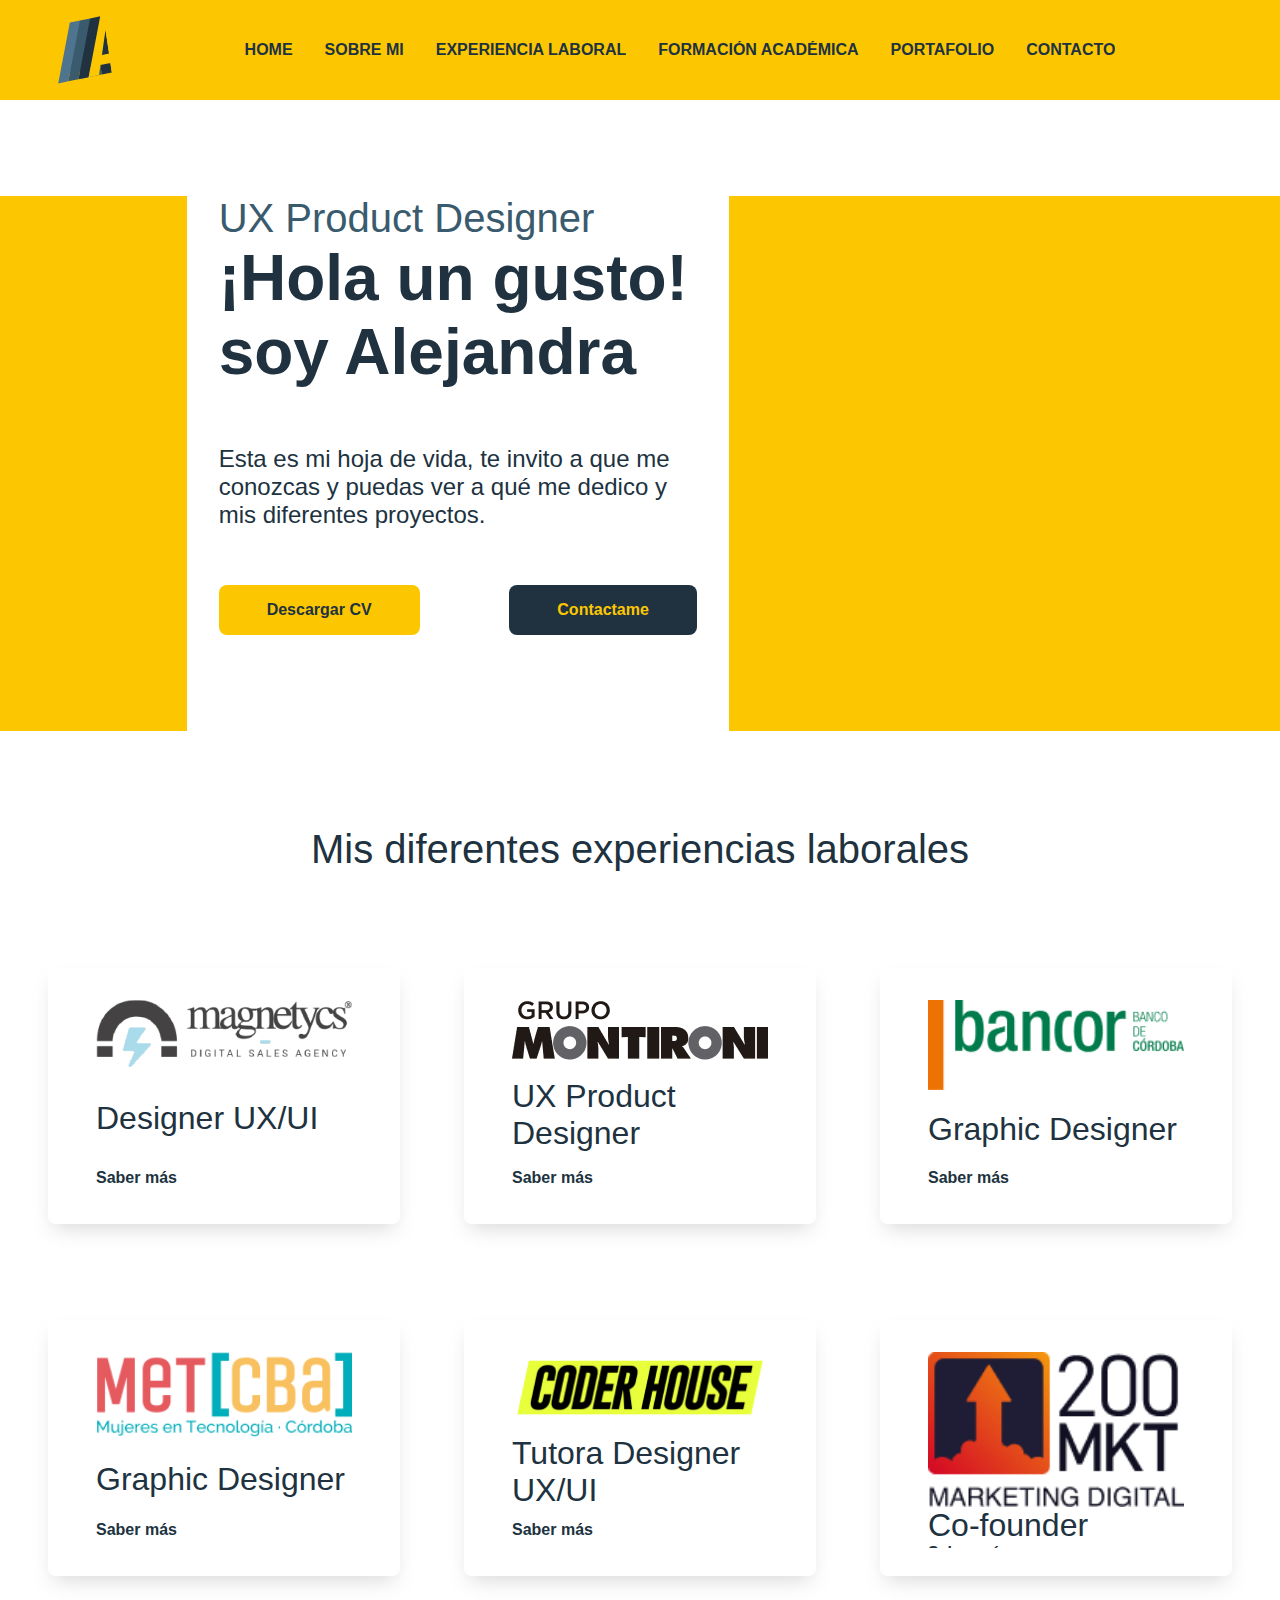
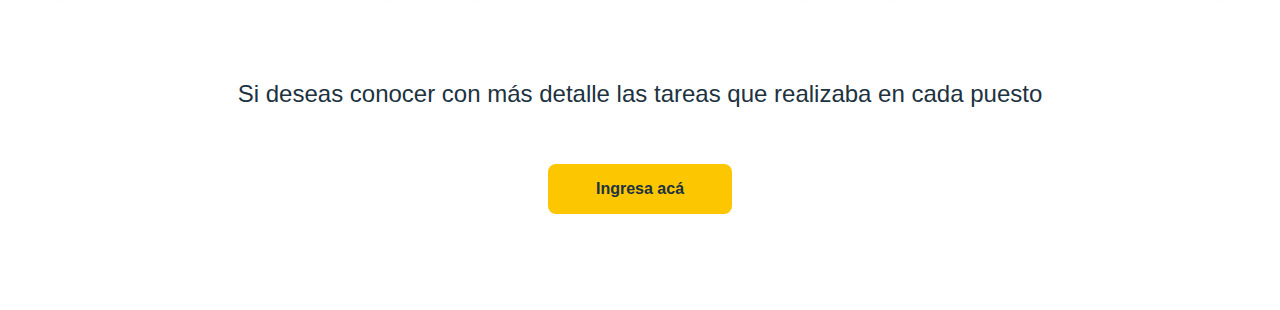
<file: Index.html>
<!DOCTYPE html>
<html lang="es">
<head>
    <meta charset="UTF-8">
    <meta name="viewport" content="width=device-width, initial-scale=1.0">
    <!-- agrgar favicon-->
    <title>Ale Sánchez - UX Product Designer</title>
    <link rel="stylesheet" href="https://use.fontawesome.com/releases/v5.8.1/css/all.css" integrity="sha384-50oBUHEmvpQ+1lW4y57PTFmhCaXp0ML5d60M1M7uH2+nqUivzIebhndOJK28anvf" crossorigin="anonymous">
    <link rel="stylesheet" href="css/estilos.css">    
</head>
</head>
<body>
    <!--Inicio del Header-->
    <header>
        <a href="index.html" class="header__logo">
            <img src="assets/Logo.svg" alt="logo Ale">
        </a>
        <nav class="header__menu">
            <ul class="header__menu__items">
                <li><a href="">HOME</a></li>
                <li><a href="">SOBRE MI</a></li>
                <li><a href="">EXPERIENCIA LABORAL</a></li>
                <li><a href="">FORMACIÓN ACADÉMICA</a></li>
                <li><a href="">PORTAFOLIO</a></li>
                <li><a href="">CONTACTO</a></li>
            </ul>
        </nav>
        <div class="header__redes">
            <a href="https://www.linkedin.com/in/alesancheztejeda/" target="_blank" class="header__redes__in">
                <i class="fab fa-linkedin-in"></i>
            </a>
            <a href="https://www.behance.net/LaleSante" target="_blank" class="header__redes__be">
                <i class="fab fa-behance"></i>
            </a>
        </div>    
    </header>
    <!--Fín del Header-->

    <!--Inicio del Contenido principal-->
    <main>

        <!--Inicio Sección Presentación-->
        
            <section class="grid presentacion">
                <div class="presentacion__div1"></div>
                <article class="presentacion__info">
                    <h1 class="presentacion__info__h1">UX Product Designer</h1>
                    <h2 class="presentacion__info__h2">¡Hola un gusto!
                        soy Alejandra</h2>
                    <p class="presentacion__info__p">Esta es mi hoja de vida, te invito a que
                    me conozcas y puedas ver a qué me
                    dedico y mis diferentes proyectos.</p>
                    <div class="presentacion__info__boton">
                        <a href="" class="boton1">Descargar CV</a>
                        <a href="" class="boton2">Contactame</a>
                    </div>
                </article>
                <div class="presentacion__div2"></div>
            </section>
    
        <!--Fín Sección Presentación-->

        <!--Inicio experiencia laboral-->

        <section class="experiencia">
            <h3 class="experiencia__h3">Mis diferentes experiencias laborales</h3>
            <div class="experiencia__elementos">
                <article class="experiencia__elemento">
                    <img src="assets/01magnetycs.png" alt="" class="experiencia__elemento__img">
                    <h4 class="experiencia__elemento__h4">Designer
                        UX/UI</h4>
                    <a href="" class="boton3">Saber más</a>
                </article>

                <article class="experiencia__elemento">
                    <img src="assets/02montironi.png" alt="" class="experiencia__elemento__img">
                    <h4 class="experiencia__elemento__h4">UX Product
                        Designer</h4>
                    <a href="" class="boton3">Saber más</a>
                </article>

                <article class="experiencia__elemento">
                    <img src="assets/03bancor.png" alt="" class="experiencia__elemento__img">
                    <h4 class="experiencia__elemento__h4">Graphic
                        Designer</h4>
                    <a href="" class="boton3">Saber más</a>
                </article>
            </div>
                
            <div class="experiencia__elementos">
                <article class="experiencia__elemento">
                    <img src="assets/04met.png" alt="" class="experiencia__elemento__img">
                    <h4 class="experiencia__elemento__h4">Graphic
                        Designer</h4>
                    <a href="" class="boton3">Saber más</a>
                </article>

                <article class="experiencia__elemento">
                    <img src="assets/05coder.png" alt="" class="experiencia__elemento__img">
                    <h4 class="experiencia__elemento__h4">Tutora
                        Designer UX/UI</h4>
                    <a href="" class="boton3">Saber más</a>
                </article>

                <article class="experiencia__elemento">
                    <img src="assets/06200mkt.png" alt="" class="experiencia__elemento__img">
                    <h4 class="experiencia__elemento__h4">Co-founder</h4>
                    <a href="" class="boton3">Saber más</a>
                </article>
            </div>
            <p class="presentacion__info__p">Si deseas conocer con más detalle las tareas que realizaba en cada puesto</p>
            <a href="" class="boton1">Ingresa acá</a>
        </section>

        <!--Fin experiencia laboral-->
    </main>
    <!--Fin del Contenido principal-->    

</body>
</html>
</file>
<file: css/estilos.css>
section.grid {
  display: grid;
  grid-template-columns: repeat(18, 1fr);
  grid-column-gap: 2rem;
  grid-template-areas: "div1 div1 div1 info info info info info info info div2 div2 div2 div2 div2 div2 div2 div2";
}

.presentacion__div1 {
  -ms-grid-row: 1;
  -ms-grid-column: 1;
  -ms-grid-column-span: 5;
  grid-area: div1;
}

.presentacion__info {
  -ms-grid-row: 1;
  -ms-grid-column: 7;
  -ms-grid-column-span: 13;
  grid-area: info;
}

.presentacion__div2 {
  -ms-grid-row: 1;
  -ms-grid-column: 21;
  -ms-grid-column-span: 15;
  grid-area: div2;
}

.experiencia {
  display: flex;
  flex-direction: column;
  align-items: center;
  margin-top: 6rem;
}
.experiencia .experiencia__elementos {
  display: flex;
  flex-direction: row;
  justify-content: space-around;
}
.experiencia .experiencia__elementos .experiencia__elemento {
  display: flex;
  flex-direction: column;
  justify-content: center;
  justify-content: space-between;
}
.experiencia .experiencia__elementos .experiencia__elemento img {
  width: 100%;
}

.header__menu__items li a {
  position: relative;
  display: block;
  overflow: hidden;
  transition: 0.7s all;
  padding: 0 0 0.3rem 0;
}

.header__menu__items li a:before {
  content: "";
  width: 100%;
  position: absolute;
  border-bottom: 8px solid #FFFFFF;
  bottom: 0;
  right: 350px;
  transition: 0.7s all;
}

.header__menu__items li a:hover:before {
  right: 0;
}

.experiencia__elemento a {
  width: 6rem;
  position: relative;
  display: block;
  overflow: hidden;
  transition: 0.7s all;
  padding: 0 0 0.3rem 0;
}

.experiencia__elemento a:before {
  content: "";
  width: 100%;
  position: absolute;
  border-bottom: 8px solid #203240;
  bottom: 0;
  right: 350px;
  transition: 0.7s all;
}

.experiencia__elemento a:hover:before {
  right: 0;
}

* {
  margin: 0;
  padding: 0;
  box-sizing: border-box;
}

body {
  font-family: "Montserrat", sans-serif;
}

a {
  text-decoration: none;
}

li {
  list-style: none;
}

h1 {
  color: #3A5B6E;
  font-size: 2.5rem;
  font-weight: 500;
}

h2 {
  color: #203240;
  font-size: 4rem;
  font-weight: 600;
}

h3 {
  color: #203240;
  font-size: 2.5rem;
  font-weight: 500;
}

h4 {
  color: #203240;
  font-size: 2rem;
  font-weight: 500;
}

p {
  color: #203240;
  margin: 3.5rem 0 3.5rem 0;
  font-size: 1.5rem;
  font-weight: 400;
}

.boton1 {
  font-size: 1rem;
  font-weight: 700;
  color: #203240;
  background-color: #FCC700;
  border-radius: 0.5rem;
  padding: 1rem 3rem 1rem 3rem;
}
.boton1:hover {
  font-size: 1rem;
  font-weight: 700;
  color: #203240;
  background-color: #FFD545;
  border-radius: 0.5rem;
  padding: 1rem 3rem 1rem 3rem;
}

.boton2 {
  font-size: 1rem;
  font-weight: 700;
  color: #FCC700;
  background-color: #203240;
  border-radius: 0.5rem;
  padding: 1rem 3rem 1rem 3rem;
}
.boton2:hover {
  font-size: 1rem;
  font-weight: 700;
  color: #FFFFFF;
  background-color: #3A5B6E;
  border-radius: 0.5rem;
  padding: 1rem 3rem 1rem 3rem;
}

.boton3 {
  font-size: 1rem;
  font-weight: 600;
  color: #203240;
}
.boton3:hover {
  font-size: 1rem;
  font-weight: 600;
  color: #203240;
}

header {
  background-color: #FCC700;
  display: flex;
  align-items: center;
  justify-content: space-around;
}

.header__menu__items {
  display: flex;
  align-items: center;
  padding-top: 0.3rem;
}
.header__menu__items li {
  margin-left: 2rem;
}
.header__menu__items a {
  color: #203240;
  font-size: 1rem;
  font-weight: 600;
}

.header__redes__in {
  color: #203240;
  margin-right: 1.5rem;
}
.header__redes__in:hover {
  color: #3A5B6E;
}
.header__redes__in i.fa-linkedin-in {
  font-size: 2rem;
}

.header__redes__be {
  color: #203240;
  margin-right: 1.5rem;
}
.header__redes__be:hover {
  color: #3A5B6E;
}
.header__redes__be i.fa-behance {
  font-size: 2rem;
}

main {
  margin: 6rem 0 6rem 0;
}

section {
  display: flex;
}
section .presentacion__div1 {
  background-color: #FCC700;
}
section .presentacion__div2 {
  background-color: #FCC700;
}

.presentacion__info__boton {
  display: flex;
  align-items: left;
  justify-content: space-between;
  margin: 0rem 0 6rem 0;
}

.experiencia__h3 {
  margin-bottom: 3rem;
}

.experiencia__elemento {
  width: 22rem;
  height: 16rem;
  border-radius: 0.5rem;
  background-color: #FFFFFF;
  padding: 2rem 3rem 2rem 3rem;
  box-shadow: 0px 10px 20px -6px rgba(163, 163, 163, 0.418);
  margin: 3rem 2rem;
}
</file>
